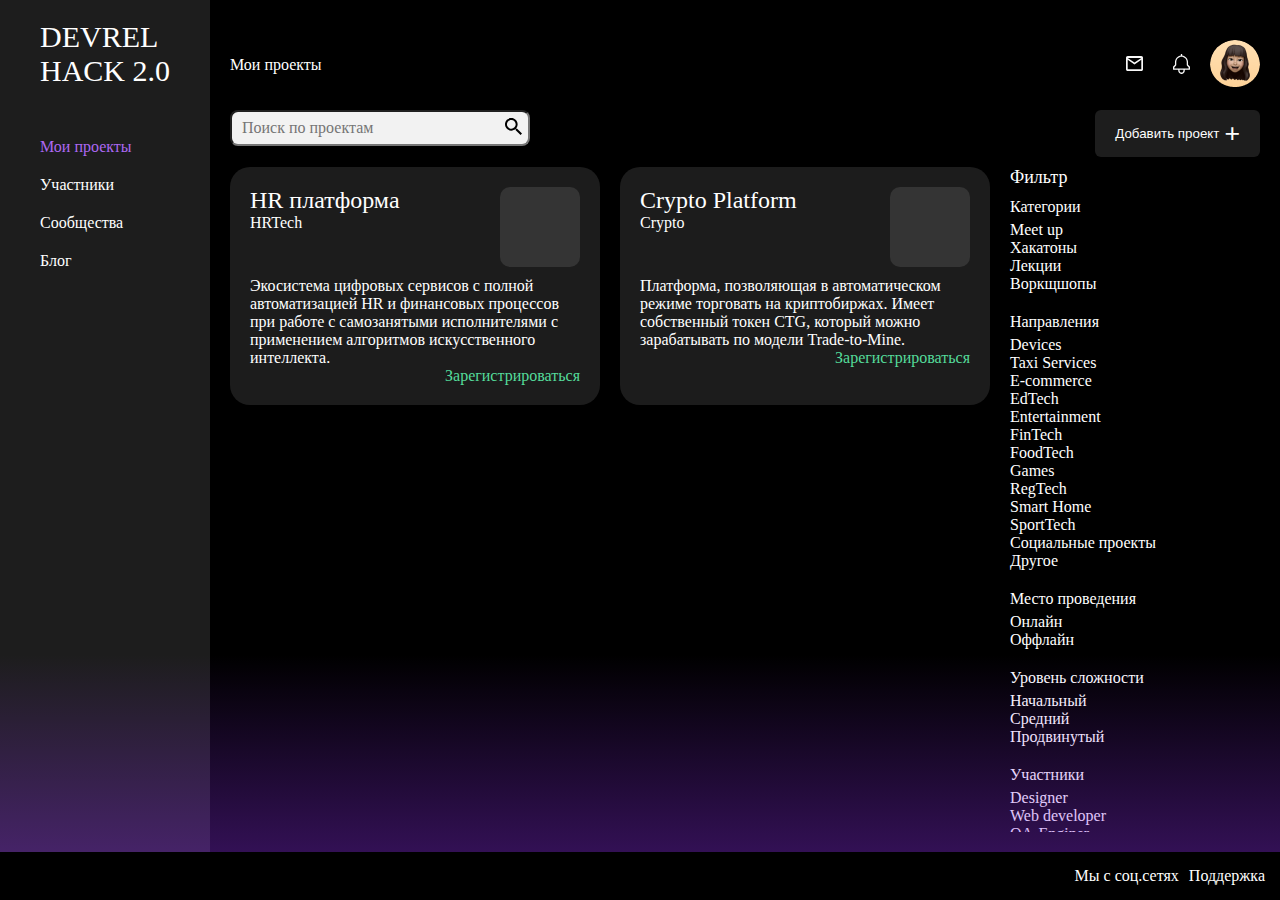
<file: public/index.html>
<!DOCTYPE html>
<html lang="ru">

<head>
	<meta charset="UTF-8">
	<meta name="viewport" content="width=device-width, initial-scale=1.0">
	<title>temp</title>
	<link rel="stylesheet" href="css/style.css">
	<script type="module" defer src="js/script.js"></script>
</head>

<body>
	<div class="wrapper">
		<main class="main">
			<aside class="sidebar">
				<div class="logo">DEVREL <br> HACK 2.0</div>
				<nav class="menu">
					<div class="menu__item active" data-src="projects.html">Мои проекты</div>
					<div class="menu__item" data-src="members.html">Участники</div>
					<div class="menu__item" data-src="comunity.html">Cообщества</div>
					<div class="menu__item" data-src="blog.html">Блог</div>
				</nav>
			</aside>
			<div class="app-body">
				<header class="header">
					<div class="header__title">Мои проекты</div>
					<div class="header__actions">
						<button class="header__messages"><img src="img/msg.svg" alt=""></button>
						<button class="header__notices"><img src="img/bell.svg" alt=""></button>
						<button class="header__profile"><img src="img/avatar.png" alt=""></button>
					</div>
				</header>
				<iframe src="projects.html" frameborder="0" class="app-content"></iframe>
			</div>
			<div class="bg"></div>
		</main>
		<footer class="footer">
			<div class="footer__actions">
				<a href="#">Мы с соц.сетях</a>
				<a href="#">Поддержка</a>
			</div>
		</footer>
	</div>
</body>

</html>
</file>
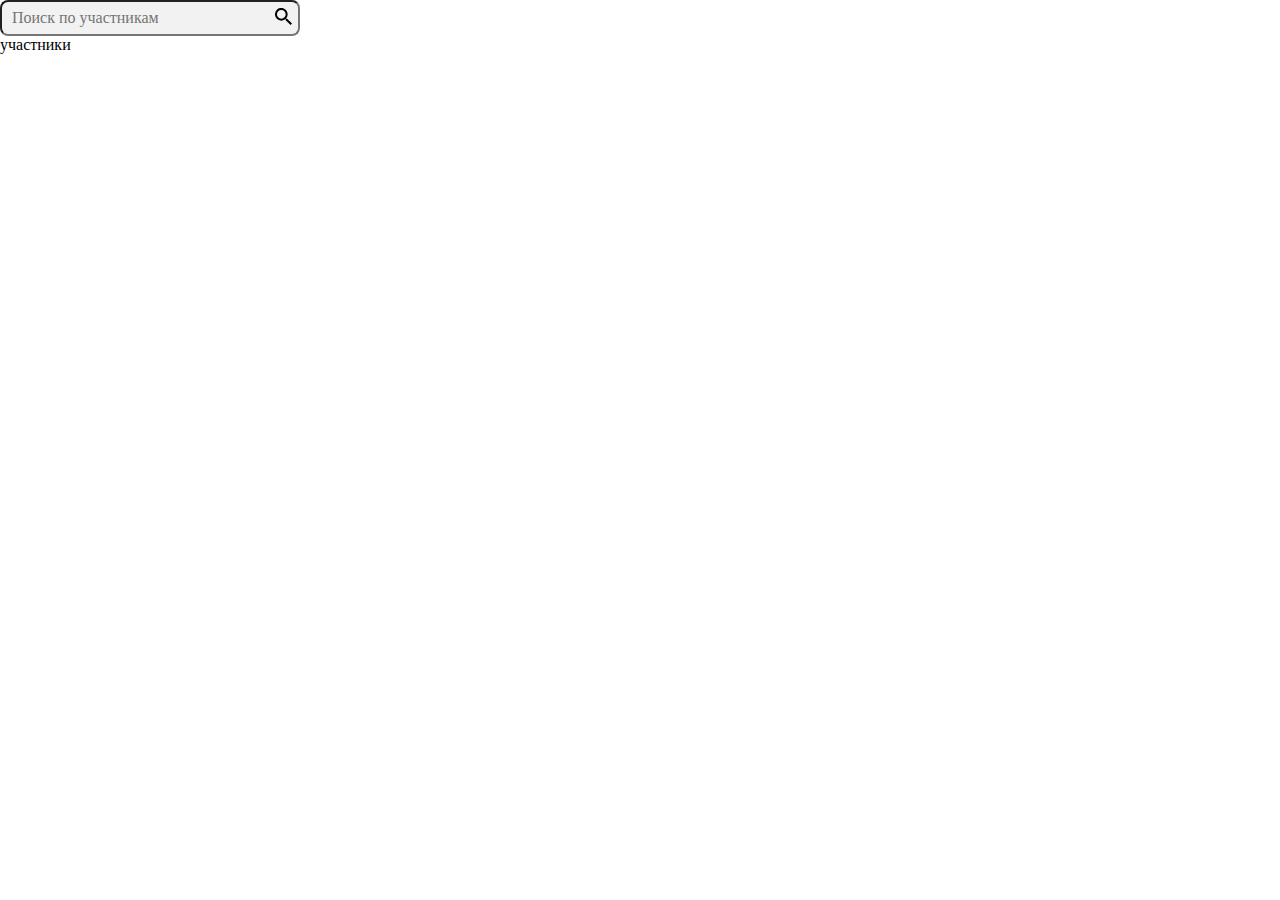
<file: public/blog.html>
<!DOCTYPE html>
<html lang="en">

<head>
	<link rel="stylesheet" href="css/style.css">
</head>

<body>
	<section class="members">
		<div class="members__header">
			<div class="search">
				<input type="search" role="search" placeholder="Поиск по участникам">
				<button class="search__btn"><img src="img/search.svg" alt=""></button>
			</div>
		</div>
		<div class="members__body">
			участники
		</div>
	</section>
</body>

</html>
</file>
<file: public/css/style.css>
* {
  padding: 0px;
  margin: 0px;
}

*,
*::before,
*::after {
  box-sizing: border-box;
}

html, body {
  height: 100%;
}

aside,
nav,
footer,
header,
section,
main {
  display: block;
}

a {
  text-decoration: none;
}

button {
  cursor: pointer;
  text-align: center;
}

textarea, input {
  font: inherit;
}

img, button {
  -webkit-user-select: none;
     -moz-user-select: none;
          user-select: none;
}

* {
  -webkit-tap-highlight-color: transparent;
}

:root {
  --main: #AC68F2;
}

.container {
  max-width: 1260;
  padding: 0 30px;
  margin: 0 auto;
}

.wrapper {
  display: flex;
  flex-direction: column;
  height: 100%;
}

.main {
  flex: 1;
  position: relative;
  display: flex;
}
.main .bg {
  position: absolute;
  display: block;
  width: 100%;
  height: 100%;
  bottom: 0;
  left: 0;
  pointer-events: none;
  background: linear-gradient(180deg, transparent 76.87%, rgba(143, 46, 239, 0.5) 109.67%);
}

.sidebar {
  background-color: #1d1d1d;
  color: white;
  padding: 20px 40px;
}

.logo {
  font-size: 30px;
}

.menu {
  margin-top: 50px;
  display: flex;
  flex-direction: column;
  gap: 20px;
}
.menu__item {
  cursor: pointer;
}
.menu__item.active {
  color: var(--main);
}

.app-body {
  background-color: black;
  flex: 1;
  padding: 20px;
  display: flex;
  flex-direction: column;
}

.app-content {
  flex: 1;
}

.header {
  color: white;
  display: flex;
  align-items: center;
  padding: 20px 0;
}
.header__title {
  flex: 1;
}
.header__actions {
  display: flex;
  align-items: center;
  gap: 10px;
}
.header__messages {
  background-color: transparent;
  border: 0;
  padding: 10px;
}
.header__notices {
  background-color: transparent;
  border: 0;
  padding: 10px;
}
.header__profile {
  background-color: transparent;
  border: 0;
  overflow: hidden;
  border-radius: 50%;
}

.footer {
  background-color: black;
  padding: 15px;
}
.footer__actions {
  display: flex;
  justify-content: flex-end;
  gap: 10px;
}
.footer__actions a {
  color: white;
}

.projects {
  color: white;
}
.projects__header {
  display: flex;
  align-items: flex-start;
  margin-bottom: 10px;
}
.projects__wrapper {
  display: flex;
  gap: 20px;
}
.projects__list {
  display: flex;
  flex-direction: column;
  gap: 20px;
  display: grid;
  grid-template-columns: 1fr;
}
@media (min-width: 1020px) {
  .projects__list {
    grid-template-columns: repeat(2, 1fr);
  }
}

.search {
  display: inline-flex;
  position: relative;
}
.search input {
  background-color: #f2f2f2;
  padding: 0 10px;
  line-height: 2;
  border-radius: 8px;
  width: 300px;
}
.search__btn {
  background-color: transparent;
  border: 0;
  position: absolute;
  right: 0;
  top: 0;
  bottom: 0;
  padding: 0 8px;
}

.add-project {
  margin-left: auto;
  display: block;
}

.btn {
  background-color: #1d1d1d;
  color: white;
  padding: 10px 20px;
  border-radius: 6px;
  border: 0;
  display: flex;
  align-items: center;
}
.btn span {
  font-size: 2em;
  line-height: 1em;
  padding-left: 5px;
}

.project-item {
  border-radius: 20px;
  background-color: #1c1c1c;
  flex: 1;
  padding: 20px;
}
.project-item__header {
  display: flex;
  margin-bottom: 10px;
}
.project-item__info {
  flex: 1;
}
.project-item__title {
  font-size: 24px;
}
.project-item__image {
  background-color: #343434;
  border-radius: 10px;
  width: 80px;
  height: 80px;
}
.project-item__footer {
  display: flex;
  justify-content: flex-end;
}
.project-item__footer.solved {
  color: rgb(84, 219, 154);
}

.projects-filter {
  flex: 0 0 250px;
}
.projects-filter__title {
  font-size: 18px;
  margin-bottom: 10px;
}
.projects-filter__list {
  display: flex;
  flex-direction: column;
  gap: 20px;
}

.projects-filter-item__title {
  font-weight: 500;
  margin-bottom: 5px;
}
.projects-filter-item__item label {
  cursor: pointer;
}
.projects-filter-item__item label:has(input:checked) {
  color: var(--main);
}
.projects-filter-item__item label input {
  display: none;
}

.dn {
  display: none;
}
</file>
